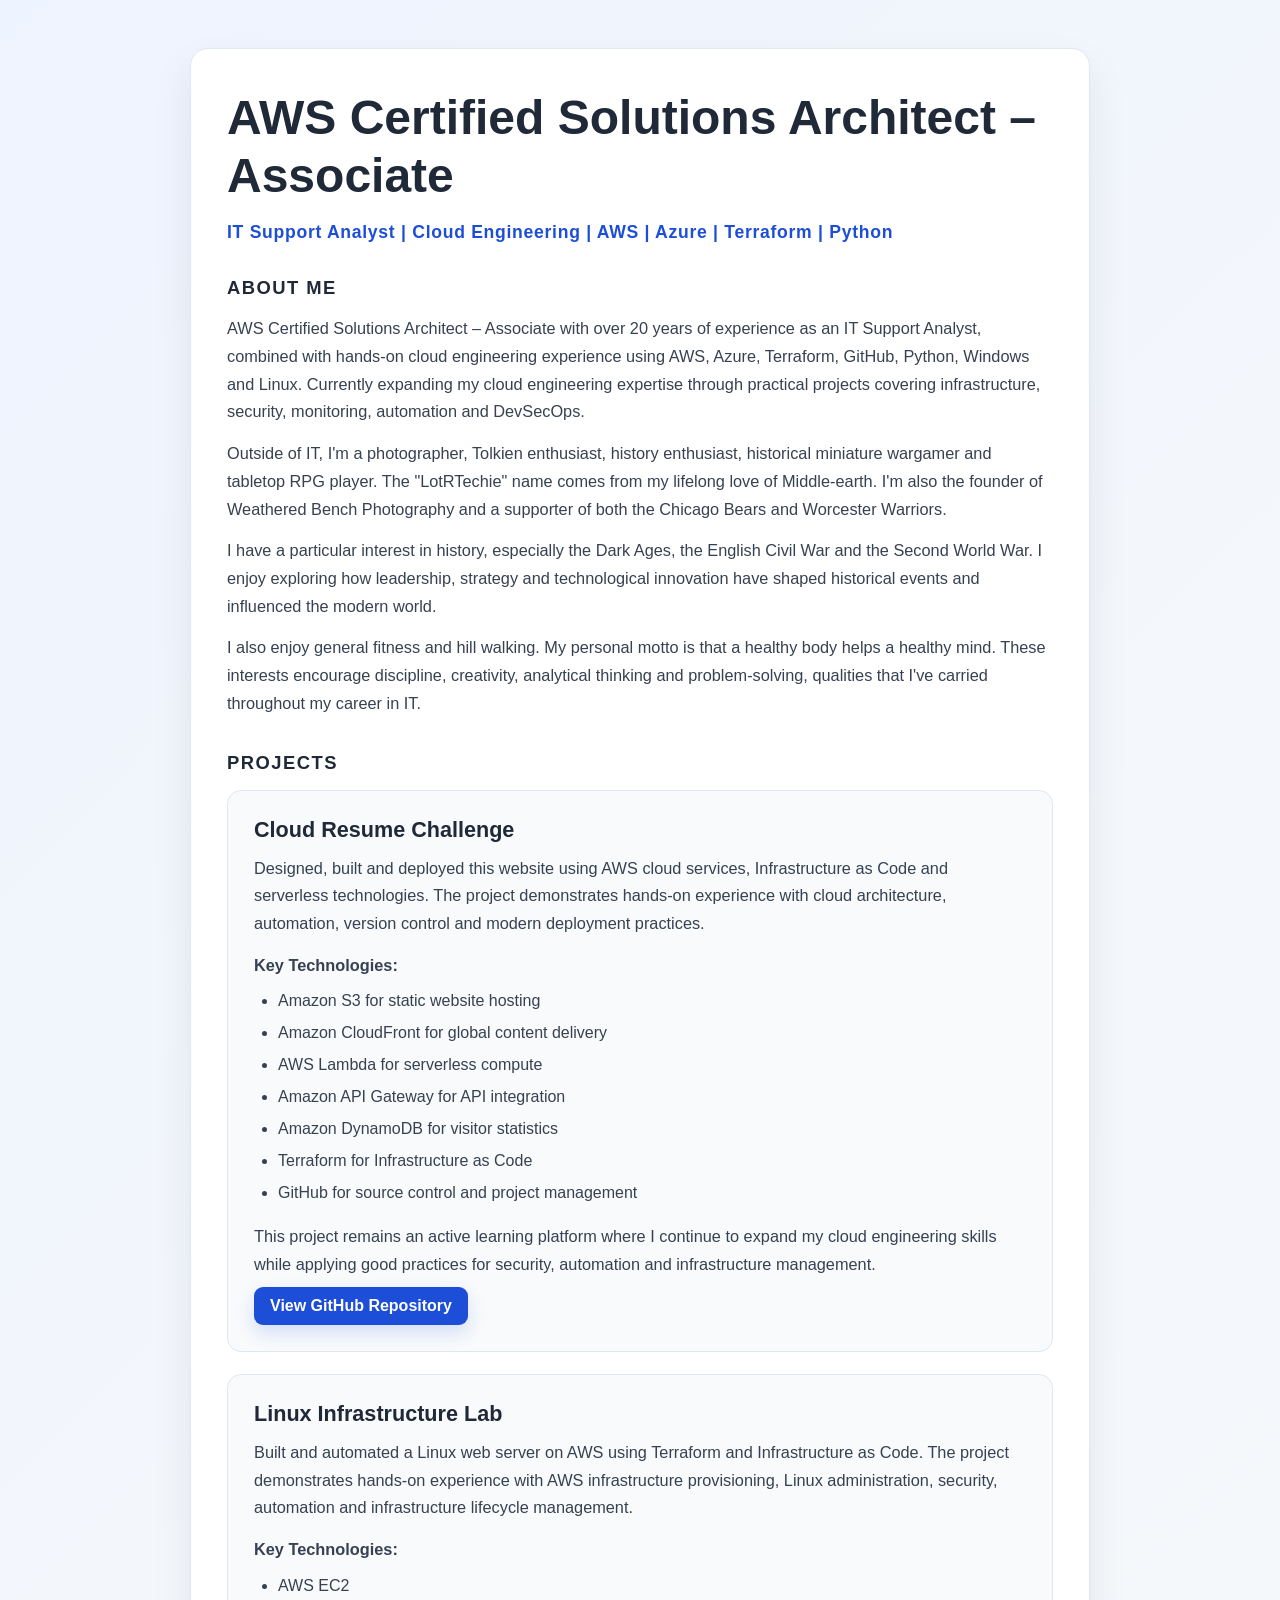
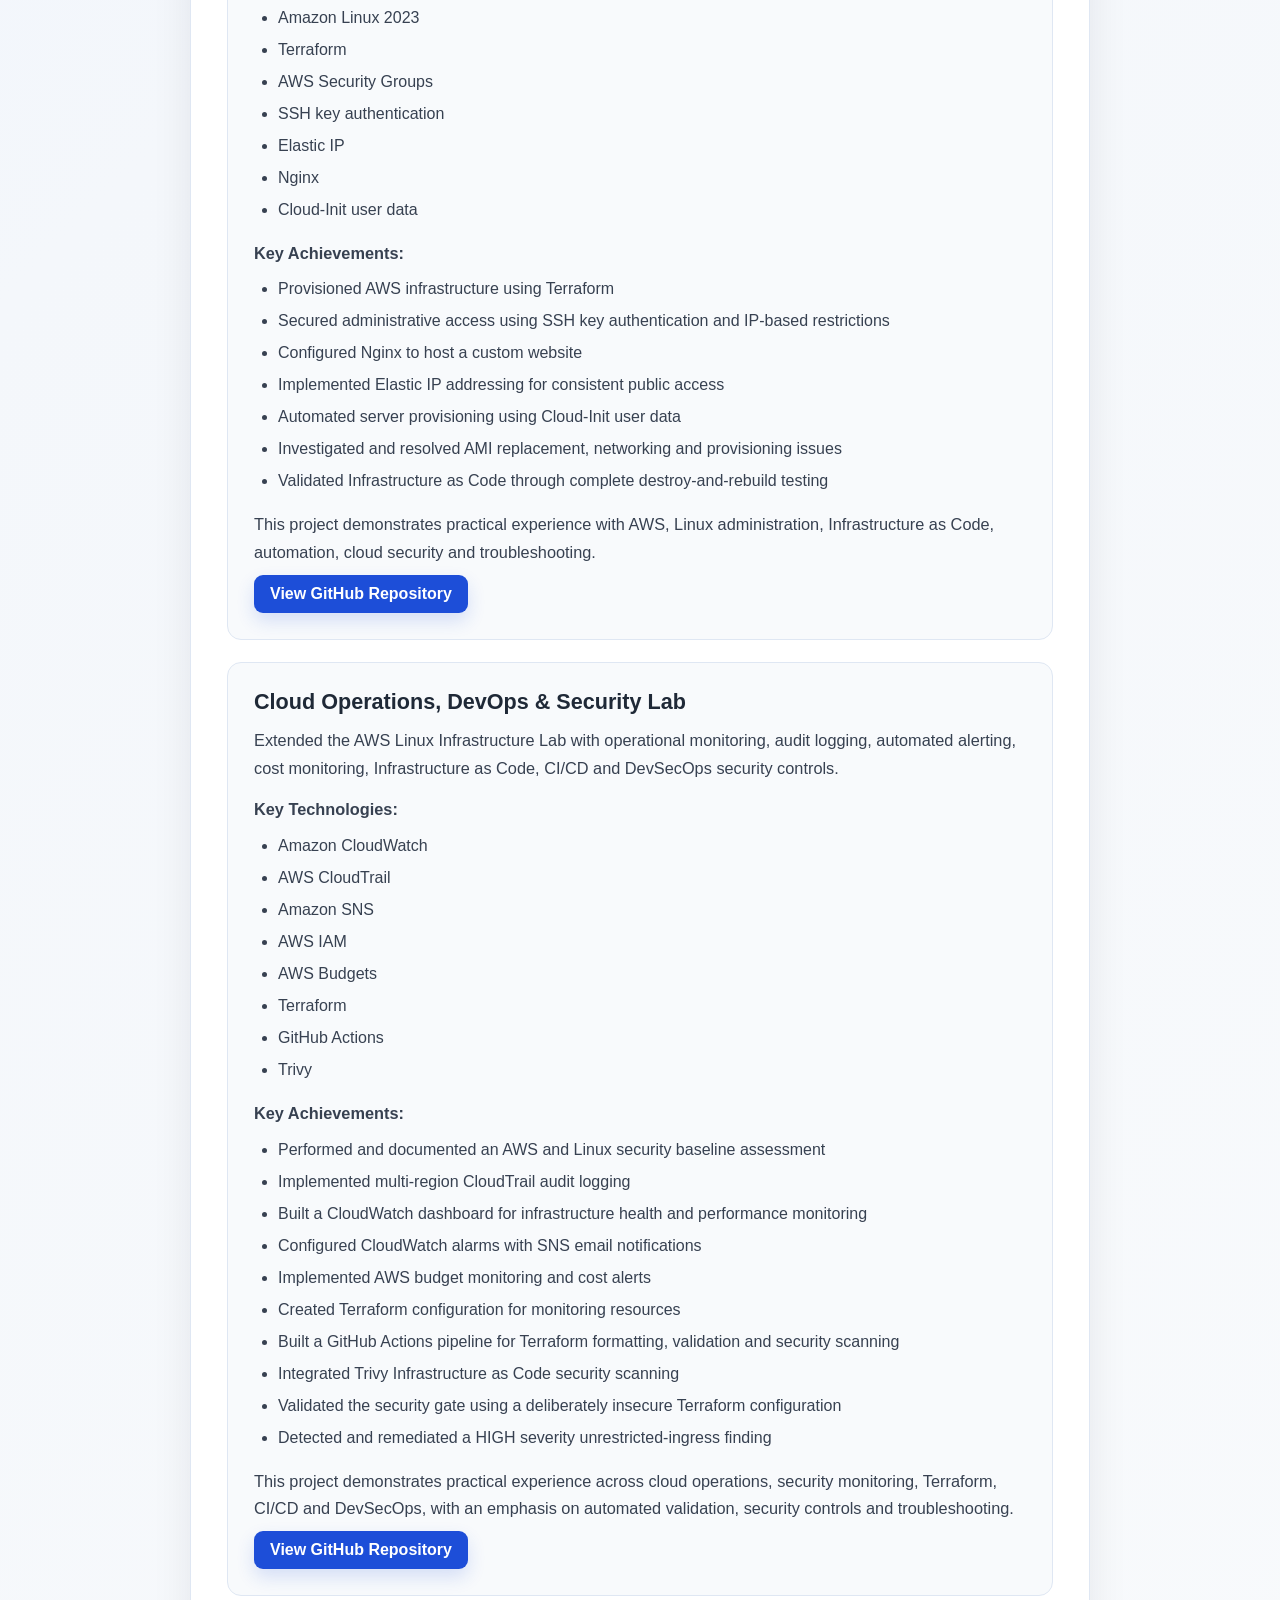
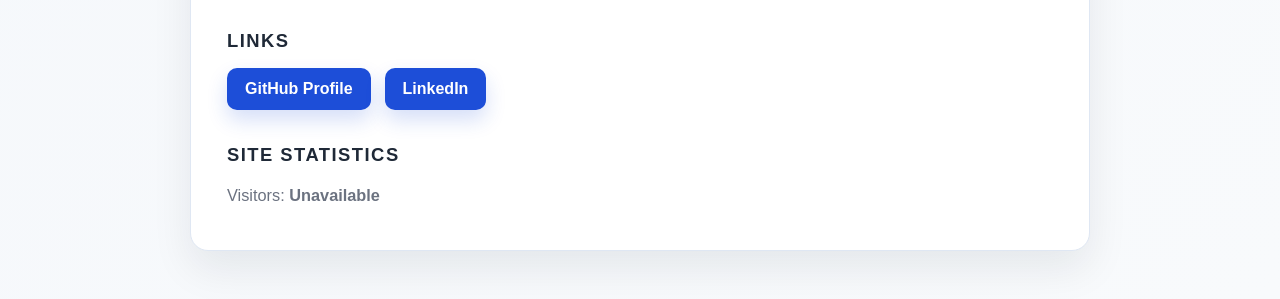
<file: Website/index.html>
<!DOCTYPE html>
<html lang="en">
  <head>
    <meta charset="UTF-8" />
    <meta name="viewport" content="width=device-width, initial-scale=1.0" />

    <title>Andy Timms | Cloud Engineering Portfolio</title>

    <style>
      :root {
        --bg: #f4f7fb;
        --panel: #ffffff;
        --project-panel: #f8fafc;
        --primary: #1f2937;
        --accent: #1d4ed8;
        --accent-hover: #1e40af;
        --text: #374151;
        --muted: #6b7280;
        --border: #dfe7f3;
        --shadow: 0 18px 40px rgba(15, 23, 42, 0.08);
      }

      * {
        box-sizing: border-box;
      }

      body {
        margin: 0;
        font-family: Arial, Helvetica, sans-serif;
        background: linear-gradient(
          135deg,
          #eef4ff 0%,
          var(--bg) 40%,
          #f8fafc 100%
        );
        color: var(--text);
      }

      .page {
        min-height: 100vh;
        display: flex;
        align-items: center;
        justify-content: center;
        padding: 48px 20px;
      }

      .card {
        width: min(900px, 100%);
        background: var(--panel);
        border: 1px solid var(--border);
        border-radius: 18px;
        box-shadow: var(--shadow);
        padding: 40px 36px;
      }

      h1 {
        margin: 0;
        font-size: clamp(2rem, 4vw, 3rem);
        color: var(--primary);
        line-height: 1.2;
      }

      h3 {
        margin-top: 0;
        margin-bottom: 12px;
        color: var(--primary);
        font-size: 1.35rem;
      }

      .subtitle {
        margin-top: 18px;
        font-size: 1.1rem;
        color: var(--accent);
        font-weight: 700;
        letter-spacing: 0.04em;
      }

      .section {
        margin-top: 34px;
      }

      .section-title {
        margin: 0 0 16px 0;
        font-size: 1.15rem;
        text-transform: uppercase;
        letter-spacing: 0.08em;
        color: var(--primary);
      }

      p {
        margin: 0;
        line-height: 1.7;
        font-size: 1.02rem;
      }

      ul {
        margin-top: 10px;
        margin-bottom: 18px;
        padding-left: 24px;
      }

      li {
        margin-bottom: 8px;
        line-height: 1.5;
      }

      .project {
        margin-top: 22px;
        padding: 26px;
        background: var(--project-panel);
        border: 1px solid var(--border);
        border-radius: 14px;
      }

      .project:first-of-type {
        margin-top: 0;
      }

      .project p + p {
        margin-top: 14px;
      }

      .project-link {
        display: inline-block;
        margin-top: 8px;
        padding: 10px 16px;
        background: var(--accent);
        color: #ffffff;
        text-decoration: none;
        border-radius: 9px;
        font-weight: 700;
        transition: transform 0.2s ease, background 0.2s ease,
          box-shadow 0.2s ease;
        box-shadow: 0 8px 18px rgba(29, 78, 216, 0.16);
      }

      .project-link:hover,
      .link-button:hover {
        transform: translateY(-2px);
        background: var(--accent-hover);
      }

      .links {
        display: flex;
        flex-wrap: wrap;
        gap: 14px;
        margin-top: 8px;
      }

      .link-button {
        display: inline-block;
        padding: 12px 18px;
        background: var(--accent);
        color: #ffffff;
        text-decoration: none;
        border-radius: 10px;
        font-weight: 700;
        transition: transform 0.2s ease, background 0.2s ease,
          box-shadow 0.2s ease;
        box-shadow: 0 10px 20px rgba(29, 78, 216, 0.18);
      }

      .site-statistics {
        color: var(--muted);
      }

      @media (max-width: 600px) {
        .page {
          padding: 20px 12px;
        }

        .card {
          padding: 28px 20px;
        }

        .project {
          padding: 20px;
        }

        .link-button,
        .project-link {
          width: 100%;
          text-align: center;
        }
      }
    </style>
  </head>

  <body>
    <main class="page">
      <div class="card">
        <header>
          <h1>AWS Certified Solutions Architect – Associate</h1>

          <div class="subtitle">
            IT Support Analyst | Cloud Engineering | AWS | Azure | Terraform |
            Python
          </div>
        </header>

        <section class="section">
          <h2 class="section-title">About Me</h2>

          <p>
            AWS Certified Solutions Architect – Associate with over 20 years of
            experience as an IT Support Analyst, combined with hands-on cloud
            engineering experience using AWS, Azure, Terraform, GitHub, Python,
            Windows and Linux. Currently expanding my cloud engineering
            expertise through practical projects covering infrastructure,
            security, monitoring, automation and DevSecOps.
          </p>

          <p style="margin-top: 14px">
            Outside of IT, I'm a photographer, Tolkien enthusiast, history
            enthusiast, historical miniature wargamer and tabletop RPG player.
            The "LotRTechie" name comes from my lifelong love of Middle-earth.
            I'm also the founder of Weathered Bench Photography and a supporter
            of both the Chicago Bears and Worcester Warriors.
          </p>

          <p style="margin-top: 14px">
            I have a particular interest in history, especially the Dark Ages,
            the English Civil War and the Second World War. I enjoy exploring
            how leadership, strategy and technological innovation have shaped
            historical events and influenced the modern world.
          </p>

          <p style="margin-top: 14px">
            I also enjoy general fitness and hill walking. My personal motto is
            that a healthy body helps a healthy mind. These interests encourage
            discipline, creativity, analytical thinking and problem-solving,
            qualities that I've carried throughout my career in IT.
          </p>
        </section>

        <section class="section">
          <h2 class="section-title">Projects</h2>

          <article class="project">
            <h3>Cloud Resume Challenge</h3>

            <p>
              Designed, built and deployed this website using AWS cloud
              services, Infrastructure as Code and serverless technologies. The
              project demonstrates hands-on experience with cloud architecture,
              automation, version control and modern deployment practices.
            </p>

            <p><strong>Key Technologies:</strong></p>

            <ul>
              <li>Amazon S3 for static website hosting</li>
              <li>Amazon CloudFront for global content delivery</li>
              <li>AWS Lambda for serverless compute</li>
              <li>Amazon API Gateway for API integration</li>
              <li>Amazon DynamoDB for visitor statistics</li>
              <li>Terraform for Infrastructure as Code</li>
              <li>GitHub for source control and project management</li>
            </ul>

            <p>
              This project remains an active learning platform where I continue
              to expand my cloud engineering skills while applying good
              practices for security, automation and infrastructure management.
            </p>

            <a
              class="project-link"
              href="https://github.com/LotRTechGeek/cloud-resume-challenge"
              target="_blank"
              rel="noopener noreferrer"
            >
              View GitHub Repository
            </a>
          </article>

          <article class="project">
            <h3>Linux Infrastructure Lab</h3>

            <p>
              Built and automated a Linux web server on AWS using Terraform and
              Infrastructure as Code. The project demonstrates hands-on
              experience with AWS infrastructure provisioning, Linux
              administration, security, automation and infrastructure lifecycle
              management.
            </p>

            <p><strong>Key Technologies:</strong></p>

            <ul>
              <li>AWS EC2</li>
              <li>Amazon Linux 2023</li>
              <li>Terraform</li>
              <li>AWS Security Groups</li>
              <li>SSH key authentication</li>
              <li>Elastic IP</li>
              <li>Nginx</li>
              <li>Cloud-Init user data</li>
            </ul>

            <p><strong>Key Achievements:</strong></p>

            <ul>
              <li>Provisioned AWS infrastructure using Terraform</li>
              <li>
                Secured administrative access using SSH key authentication and
                IP-based restrictions
              </li>
              <li>Configured Nginx to host a custom website</li>
              <li>
                Implemented Elastic IP addressing for consistent public access
              </li>
              <li>
                Automated server provisioning using Cloud-Init user data
              </li>
              <li>
                Investigated and resolved AMI replacement, networking and
                provisioning issues
              </li>
              <li>
                Validated Infrastructure as Code through complete
                destroy-and-rebuild testing
              </li>
            </ul>

            <p>
              This project demonstrates practical experience with AWS, Linux
              administration, Infrastructure as Code, automation, cloud security
              and troubleshooting.
            </p>

            <a
              class="project-link"
              href="https://github.com/LotRTechGeek/terraform-linux-lab"
              target="_blank"
              rel="noopener noreferrer"
            >
              View GitHub Repository
            </a>
          </article>

          <article class="project">
            <h3>Cloud Operations, DevOps &amp; Security Lab</h3>

            <p>
              Extended the AWS Linux Infrastructure Lab with operational
              monitoring, audit logging, automated alerting, cost monitoring,
              Infrastructure as Code, CI/CD and DevSecOps security controls.
            </p>

            <p><strong>Key Technologies:</strong></p>

            <ul>
              <li>Amazon CloudWatch</li>
              <li>AWS CloudTrail</li>
              <li>Amazon SNS</li>
              <li>AWS IAM</li>
              <li>AWS Budgets</li>
              <li>Terraform</li>
              <li>GitHub Actions</li>
              <li>Trivy</li>
            </ul>

            <p><strong>Key Achievements:</strong></p>

            <ul>
              <li>
                Performed and documented an AWS and Linux security baseline
                assessment
              </li>
              <li>Implemented multi-region CloudTrail audit logging</li>
              <li>
                Built a CloudWatch dashboard for infrastructure health and
                performance monitoring
              </li>
              <li>
                Configured CloudWatch alarms with SNS email notifications
              </li>
              <li>Implemented AWS budget monitoring and cost alerts</li>
              <li>
                Created Terraform configuration for monitoring resources
              </li>
              <li>
                Built a GitHub Actions pipeline for Terraform formatting,
                validation and security scanning
              </li>
              <li>
                Integrated Trivy Infrastructure as Code security scanning
              </li>
              <li>
                Validated the security gate using a deliberately insecure
                Terraform configuration
              </li>
              <li>
                Detected and remediated a HIGH severity unrestricted-ingress
                finding
              </li>
            </ul>

            <p>
              This project demonstrates practical experience across cloud
              operations, security monitoring, Terraform, CI/CD and DevSecOps,
              with an emphasis on automated validation, security controls and
              troubleshooting.
            </p>

            <a
              class="project-link"
              href="https://github.com/LotRTechGeek/cloud-operations-devops-security-lab"
              target="_blank"
              rel="noopener noreferrer"
            >
              View GitHub Repository
            </a>
          </article>
        </section>

        <section class="section">
          <h2 class="section-title">Links</h2>

          <div class="links">
            <a
              class="link-button"
              href="https://github.com/LotRTechGeek"
              target="_blank"
              rel="noopener noreferrer"
            >
              GitHub Profile
            </a>

            <a
              class="link-button"
              href="https://www.linkedin.com/in/andy-timms-02abb373"
              target="_blank"
              rel="noopener noreferrer"
            >
              LinkedIn
            </a>
          </div>
        </section>

        <section class="section site-statistics">
          <h2 class="section-title">Site Statistics</h2>

          <p>
            Visitors:
            <strong><span id="visitor-count">Loading...</span></strong>
          </p>
        </section>
      </div>
    </main>

    <script>
      fetch("https://rssh4yz3c8.execute-api.eu-west-2.amazonaws.com/count")
        .then((response) => {
          if (!response.ok) {
            throw new Error(`HTTP error: ${response.status}`);
          }

          return response.json();
        })
        .then((data) => {
          document.getElementById("visitor-count").textContent = data.count;
        })
        .catch((error) => {
          console.error("Visitor counter error:", error);
          document.getElementById("visitor-count").textContent =
            "Unavailable";
        });
    </script>
  </body>
</html>
</file>
